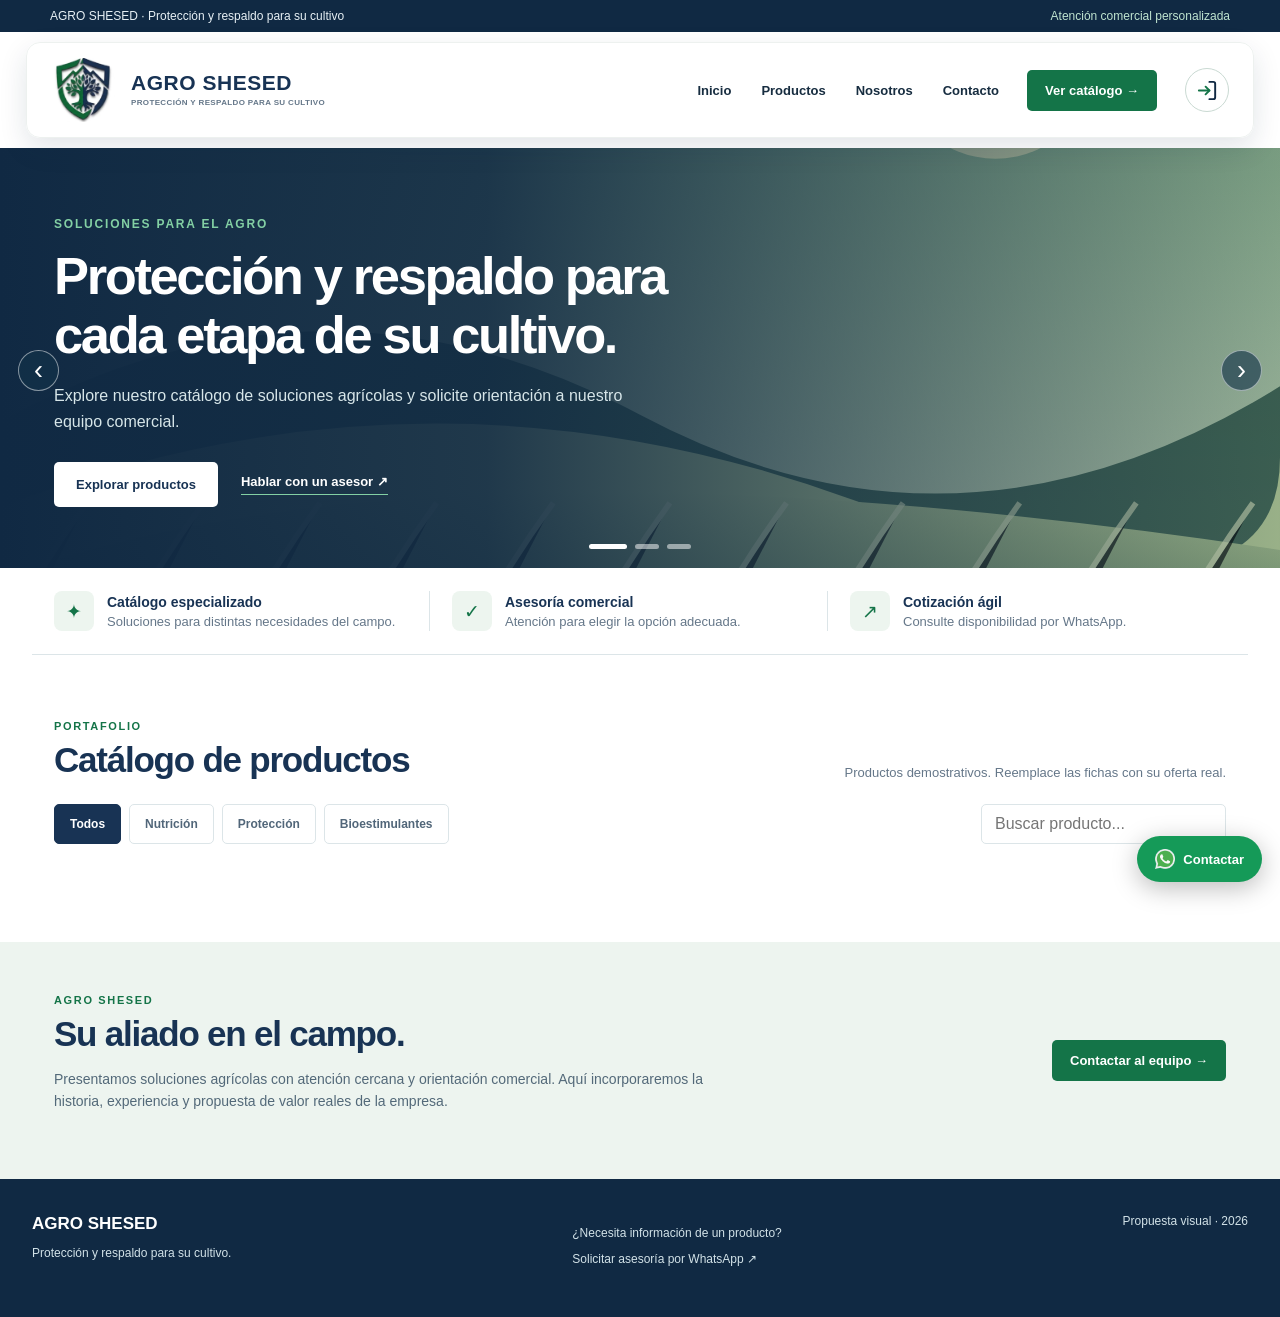
<file: index.html>
<!doctype html>
<html lang="es">
<head>
<meta charset="utf-8">
<meta name="viewport" content="width=device-width,initial-scale=1">
<title>AGRO SHESED | Catálogo agrícola</title>
<link rel="icon" type="image/svg+xml" href="assets/favicon.svg">
<link rel="stylesheet" href="styles.css">
<link rel="stylesheet" href="logo.css">
</head>
<body>
<div class="site-loader" id="siteLoader" role="status" aria-live="polite" aria-label="Cargando sitio">
<div class="loader-brand">
<span class="loader-logo-frame"><img src="assets/logo-original.png" alt=""></span>
<div class="loader-name">AGRO <span>SHESED</span></div>
<p>PROTECCIÓN Y RESPALDO PARA SU CULTIVO</p>
<div class="loader-progress" aria-hidden="true"><span></span></div>
<small>CARGANDO</small>
</div>
</div>
<div class="topline">
<span>AGRO SHESED · Protección y respaldo para su cultivo</span>
<span>Atención comercial personalizada</span>
</div>
<header class="header">
<a class="logo" href="#inicio">
<span class="logo-frame">
<img src="assets/logo-original.png" alt="Logo AGRO SHESED">
</span>
<div>
<div class="wordmark">AGRO SHESED</div>
<small>PROTECCIÓN Y RESPALDO PARA SU CULTIVO</small>
</div>
</a>
<nav class="nav">
<a href="#inicio">Inicio</a>
<a href="#catalogo">Productos</a>
<a href="#empresa">Nosotros</a>
<a href="#contacto">Contacto</a>
</nav>
<a class="header-cta" href="#catalogo">Ver catálogo →</a>
</header>
<main id="inicio">
<section class="hero slider" aria-label="Presentación de AGRO SHESED">
<div class="slides">
<article class="slide active" aria-hidden="false">
<div class="slide-image" style="background-image:linear-gradient(90deg,#102943 0%,#102943e8 38%,#10294335 100%),url(assets/banner-1.svg)">
</div>
<div class="slide-content">
<div class="kicker">Soluciones para el agro</div>
<h1>Protección y respaldo para cada etapa de su cultivo.</h1>
<p>Explore nuestro catálogo de soluciones agrícolas y solicite orientación a nuestro equipo comercial.</p>
<div class="hero-actions">
<a href="#catalogo" class="button">Explorar productos</a>
<a href="#contacto">Hablar con un asesor ↗</a>
</div>
</div>
</article>
<article class="slide" aria-hidden="true">
<div class="slide-image" style="background-image:linear-gradient(90deg,#102943 0%,#102943df 38%,#10294329 100%),url(assets/banner-2.svg)">
</div>
<div class="slide-content">
<div class="kicker">Asesoría especializada</div>
<h1>Soluciones para proteger el potencial de su campo.</h1>
<p>Conozca nuestras categorías y consulte los productos que mejor se adapten a sus necesidades.</p>
<div class="hero-actions">
<a href="#catalogo" class="button">Ver categorías</a>
<a href="#contacto">Solicitar asesoría ↗</a>
</div>
</div>
</article>
<article class="slide" aria-hidden="true">
<div class="slide-image" style="background-image:linear-gradient(90deg,#102943 0%,#102943e0 38%,#10294325 100%),url(assets/banner-3.svg)">
</div>
<div class="slide-content">
<div class="kicker">Agro Shesed</div>
<h1>Nutrición y cuidado con enfoque en resultados.</h1>
<p>Revise el portafolio y solicite una cotización personalizada de los productos de su interés.</p>
<div class="hero-actions">
<a href="#catalogo" class="button">Consultar productos</a>
<a href="#contacto">Contactar al equipo ↗</a>
</div>
</div>
</article>
</div>
<button class="slide-arrow prev" aria-label="Diapositiva anterior">‹</button>
<button class="slide-arrow next" aria-label="Diapositiva siguiente">›</button>
<div class="slide-dots" aria-label="Elegir diapositiva">
<button class="dot active" aria-label="Ver diapositiva 1" aria-current="true">
</button>
<button class="dot" aria-label="Ver diapositiva 2">
</button>
<button class="dot" aria-label="Ver diapositiva 3">
</button>
</div>
</section>
<section class="stat-strip">
<div class="stat">
<div class="icon">✦</div>
<div>
<b>Catálogo especializado</b>Soluciones para distintas necesidades del campo.</div>
</div>
<div class="stat">
<div class="icon">✓</div>
<div>
<b>Asesoría comercial</b>Atención para elegir la opción adecuada.</div>
</div>
<div class="stat">
<div class="icon">↗</div>
<div>
<b>Cotización ágil</b>Consulte disponibilidad por WhatsApp.</div>
</div>
</section>
<section class="container" id="catalogo">
<div class="heading">
<div>
<div class="eyebrow">Portafolio</div>
<h2>Catálogo de productos</h2>
</div>
<p>Productos demostrativos. Reemplace las fichas con su oferta real.</p>
</div>
<div class="toolbar">
<div class="filters" role="group" aria-label="Categorías">
<button class="filter active" data-category="Todos">Todos</button>
<button class="filter" data-category="Nutrición">Nutrición</button>
<button class="filter" data-category="Protección">Protección</button>
<button class="filter" data-category="Bioestimulantes">Bioestimulantes</button>
</div>
<input type="search" id="search" placeholder="Buscar producto..." aria-label="Buscar producto">
</div>
<div class="grid" id="grid">
</div>
<div class="empty" id="empty">No se encontraron productos.</div>
</section>
<section class="about" id="empresa">
<div class="about-inner">
<div>
<div class="eyebrow">AGRO SHESED</div>
<h2>Su aliado en el campo.</h2>
<p>Presentamos soluciones agrícolas con atención cercana y orientación comercial. Aquí incorporaremos la historia, experiencia y propuesta de valor reales de la empresa.</p>
</div>
<a class="button" href="#contacto">Contactar al equipo →</a>
</div>
</section>
</main>
<footer class="footer" id="contacto">
<div>
<strong>AGRO SHESED</strong>
<p>Protección y respaldo para su cultivo.</p>
</div>
<div>
<p>¿Necesita información de un producto?</p>
<a id="contactLink" href="#">Solicitar asesoría por WhatsApp ↗</a>
</div>
<span>Propuesta visual · 2026</span>
</footer>
<a class="floating" id="floating" href="#">
<img class="whatsapp-icon" src="assets/whatsapp-icon.png" alt="">Contactar</a>
<script src="app.js" defer>
</script>
</body>
</html>
</file>
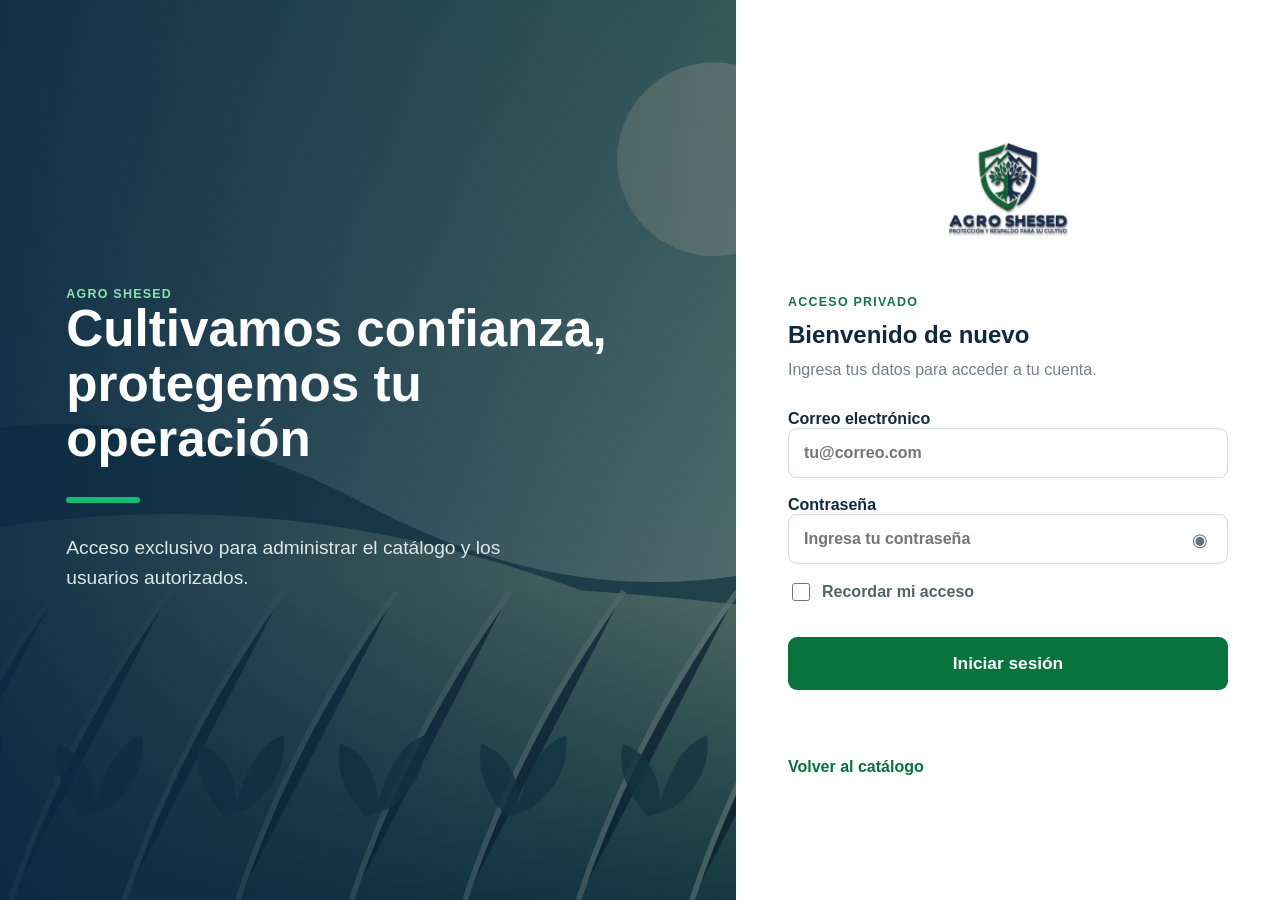
<file: login.html>
<!doctype html><html lang="es"><meta charset="utf-8"><meta name="viewport" content="width=device-width,initial-scale=1"><title>Ingresar | AGRO SHESED</title><style>*{box-sizing:border-box}body{margin:0;min-height:100vh;font-family:Arial,sans-serif;color:#102943}.app{min-height:100vh;display:grid;grid-template-columns:1.15fr .85fr}.hero{display:flex;align-items:center;padding:9%;background:linear-gradient(90deg,#092843ef,#0928439e),url('/assets/banner-1.svg') center/cover;color:#fff}.hero h1{max-width:650px;margin:0;font-size:clamp(2.4rem,4vw,4.4rem);line-height:1.08}.line{width:74px;height:6px;border-radius:8px;background:#16bd70;margin:30px 0}.hero p{max-width:470px;color:#dce8e6;font-size:1.2rem;line-height:1.6}.panel{display:grid;place-items:center;padding:44px;background:#fff}.card{width:min(100%,440px)}.logo{display:block;width:min(240px,62%);margin:0 auto 44px}.eyebrow{color:#147448;font-weight:700;letter-spacing:.1em;text-transform:uppercase;font-size:.78rem}.card h2{margin:12px 0}.sub{margin:0 0 31px;color:#72808d}label{display:block;font-weight:700;margin:18px 0 7px}input{width:100%;padding:15px;border:1px solid #d1dbe2;border-radius:9px;font:inherit}.password{position:relative}.password input{padding-right:52px}.eye{position:absolute;right:10px;top:8px;width:36px;height:36px;border:0;background:transparent;color:#617184;cursor:pointer;font-size:18px}.remember{display:flex;align-items:center;gap:9px;margin-top:16px;font-weight:600;color:#52656c}.remember input{width:18px;height:18px;padding:0;accent-color:#08733d}.button{width:100%;margin-top:26px;padding:16px;border:0;border-radius:9px;background:#08733d;color:#fff;font-size:1.08rem;font-weight:700;cursor:pointer}.msg{min-height:23px;margin:15px 0 0}.error{color:#b42318}.back{display:block;margin-top:30px;color:#08733d;font-weight:700;text-decoration:none}@media(max-width:800px){.app{grid-template-columns:1fr}.hero{min-height:310px;padding:44px 9%}.hero h1{font-size:2.35rem}.panel{padding:42px 26px}.logo{margin-bottom:28px}}</style><main class="app"><section class="hero"><div><div class="eyebrow" style="color:#8fe0b4">AGRO SHESED</div><h1>Cultivamos confianza, protegemos tu operación</h1><div class="line"></div><p>Acceso exclusivo para administrar el catálogo y los usuarios autorizados.</p></div></section><section class="panel"><div class="card"><img class="logo" src="/assets/logo-original.png" alt="AGRO SHESED"><div class="eyebrow">Acceso privado</div><h2>Bienvenido de nuevo</h2><p class="sub">Ingresa tus datos para acceder a tu cuenta.</p><form id="f"><label>Correo electrónico<input name="email" type="email" placeholder="tu@correo.com" required autocomplete="email"></label><label>Contraseña<div class="password"><input id="password" name="password" type="password" placeholder="Ingresa tu contraseña" required autocomplete="current-password"><button id="toggle" class="eye" type="button" aria-label="Mostrar contraseña">◉</button></div></label><label class="remember"><input id="remember" type="checkbox"> Recordar mi acceso</label><button class="button">Iniciar sesión</button></form><p id="m" class="msg" aria-live="polite"></p><a class="back" href="/">Volver al catálogo</a></div></section></main><script type="module">import{createClient}from'https://esm.sh/@supabase/supabase-js@2';const s=createClient('https://bqtxznjiumensgcnfbnz.supabase.co','sb_publishable_OTSy6t8duo3u6rFWqep1aA_VPCCYBnY'),q=x=>document.querySelector(x),msg=(x,c='')=>{q('#m').textContent=x;q('#m').className='msg '+c};const saved=localStorage.getItem('agro-remember-email');if(saved){q('[name=email]').value=saved;q('#remember').checked=true}q('#toggle').onclick=()=>{const p=q('#password'),show=p.type==='password';p.type=show?'text':'password';q('#toggle').textContent=show?'◉':'○'};q('#f').onsubmit=async e=>{e.preventDefault();const d=new FormData(e.target),{error}=await s.auth.signInWithPassword({email:d.get('email'),password:d.get('password')});if(error)return msg(error.message,'error');if(q('#remember').checked)localStorage.setItem('agro-remember-email',d.get('email'));else localStorage.removeItem('agro-remember-email');location.replace('/platform')}</script></html>
</file>
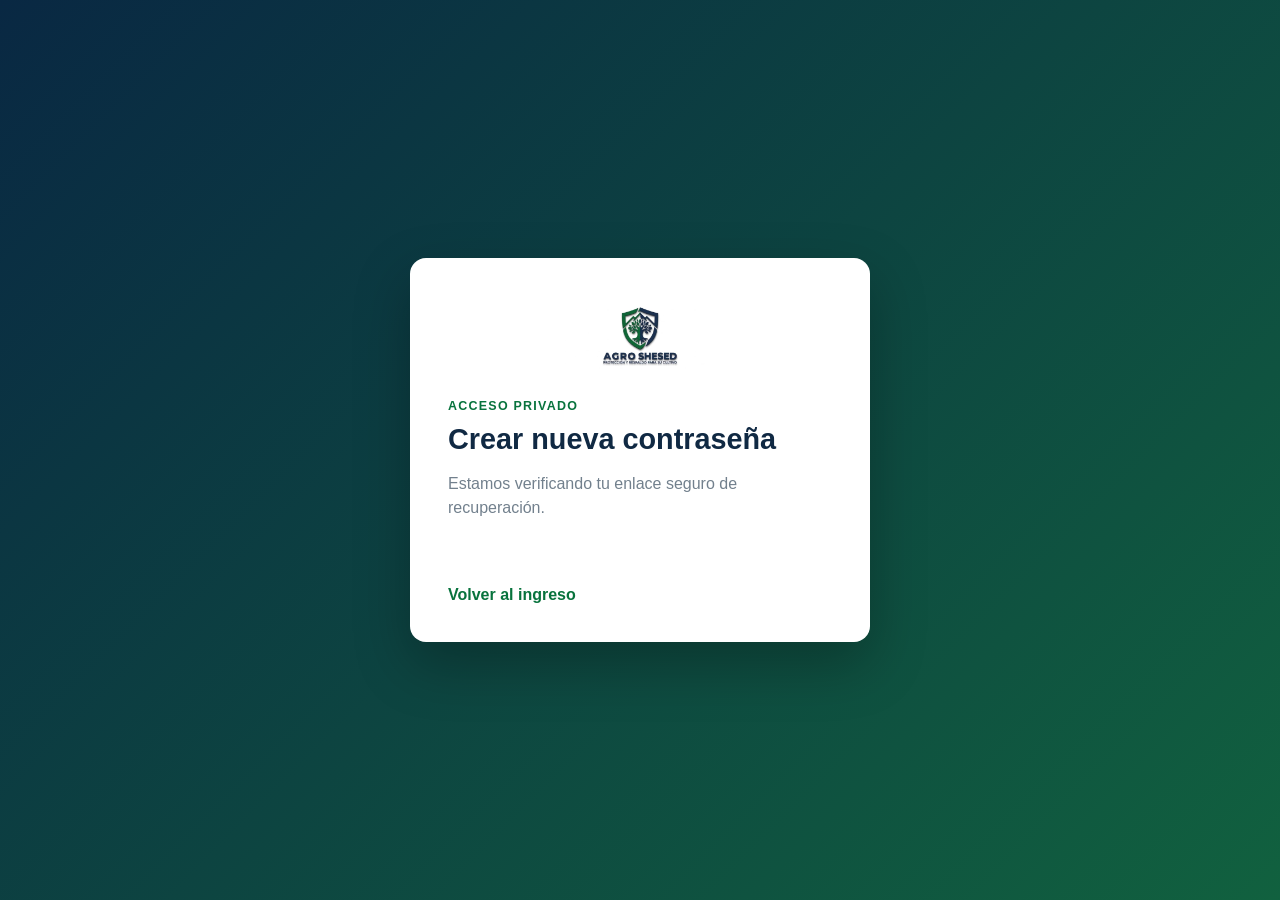
<file: reset-password.html>
<!doctype html>
<html lang="es">
<head>
<meta charset="utf-8">
<meta name="viewport" content="width=device-width,initial-scale=1">
<title>Restablecer contraseña | AGRO SHESED</title>
<style>
:root{--navy:#102943;--green:#08733d;--muted:#72808d}*{box-sizing:border-box}body{margin:0;min-height:100vh;font-family:Arial,sans-serif;background:linear-gradient(135deg,#092843,#11613f);display:grid;place-items:center;padding:24px;color:var(--navy)}main{width:min(100%,460px);background:#fff;border-radius:16px;padding:38px;box-shadow:0 22px 55px #0004}.logo{display:block;width:150px;margin:0 auto 24px}.eyebrow{color:var(--green);font-weight:700;font-size:.78rem;letter-spacing:.1em;text-transform:uppercase}h1{margin:10px 0;font-size:1.8rem}p{color:var(--muted);line-height:1.55}label{display:block;font-weight:700;margin:22px 0 8px}input{width:100%;padding:14px;border:1px solid #d1dbe2;border-radius:9px;font:inherit}.button{width:100%;margin-top:22px;padding:15px;border:0;border-radius:9px;background:var(--green);color:#fff;font-size:1rem;font-weight:700;cursor:pointer}.button:disabled{opacity:.6;cursor:wait}.msg{min-height:24px;margin:16px 0 0}.error{color:#b42318}.success{color:#08733d}.back{display:block;margin-top:25px;color:var(--green);font-weight:700;text-decoration:none}
</style>
</head>
<body>
<main>
<img class="logo" src="/assets/logo-original.png" alt="AGRO SHESED">
<div class="eyebrow">Acceso privado</div>
<h1>Crear nueva contraseña</h1>
<p id="intro">Estamos verificando tu enlace seguro de recuperación.</p>
<form id="reset" hidden>
<label>Nueva contraseña<input id="password" type="password" minlength="8" autocomplete="new-password" required></label>
<label>Confirmar contraseña<input id="confirm" type="password" minlength="8" autocomplete="new-password" required></label>
<button class="button">Guardar nueva contraseña</button>
</form>
<p id="msg" class="msg" aria-live="polite"></p>
<a class="back" href="/login">Volver al ingreso</a>
</main>
<script type="module">
import{createClient}from'https://esm.sh/@supabase/supabase-js@2';
const s=createClient('https://bqtxznjiumensgcnfbnz.supabase.co','sb_publishable_OTSy6t8duo3u6rFWqep1aA_VPCCYBnY');
const q=x=>document.querySelector(x),msg=(x,c='')=>{q('#msg').textContent=x;q('#msg').className='msg '+c};
let recovery=false;
function ready(){recovery=true;q('#intro').textContent='Define una nueva contraseña de al menos 8 caracteres.';q('#reset').hidden=false}
s.auth.onAuthStateChange((event)=>{if(event==='PASSWORD_RECOVERY')ready()});
setTimeout(async()=>{const{data:{session}}=await s.auth.getSession();if(!recovery&&session&&location.hash.includes('type=recovery'))ready();if(!recovery)q('#intro').textContent='El enlace no es válido o venció. Solicita uno nuevo desde el administrador.'},900);
q('#reset').onsubmit=async e=>{e.preventDefault();if(!recovery)return;const password=q('#password').value;if(password!==q('#confirm').value)return msg('Las contraseñas no coinciden.','error');const b=e.target.querySelector('button');b.disabled=true;const{error}=await s.auth.updateUser({password});b.disabled=false;if(error)return msg(error.message,'error');msg('Contraseña actualizada. Serás redirigido al ingreso.','success');setTimeout(()=>location.replace('/login'),1400)};
</script>
</body>
</html>
</file>
<file: styles.css>
:root{--navy:#183354;--deep:#102943;--green:#147448;--pale:#edf5ef;--ink:#172d40;--muted:#657789;--line:#dce5e8}*{box-sizing:border-box}html{scroll-behavior:smooth}body{margin:0;background:#fff;color:var(--ink);font-family:Arial,Helvetica,sans-serif}a{text-decoration:none;color:inherit}button,input{font:inherit}.topline{background:var(--deep);color:#e7f0f5;font-size:12px;padding:9px max(22px,calc((100vw - 1216px)/2));display:flex;justify-content:space-between}.topline span:last-child{color:#bfe4d0}.header{max-width:1260px;margin:auto;padding:13px 22px;display:flex;align-items:center;gap:32px}.logo{display:flex;align-items:center;gap:12px;min-width:245px}.logo img{width:65px;height:65px;object-fit:cover;object-position:center;clip-path:inset(8% 23% 14% 23%)}.logo .wordmark{font-size:20px;font-weight:900;letter-spacing:.04em;color:var(--navy)}.logo small{display:block;font-size:9px;letter-spacing:.02em;font-weight:700;color:var(--muted);margin-top:3px}.nav{display:flex;align-items:center;gap:28px;margin-left:auto;font-size:13px;font-weight:700}.nav a:hover{color:var(--green)}.header-cta,.button{border:0;background:var(--green);color:white;padding:13px 18px;border-radius:5px;font-weight:700;font-size:13px;display:inline-block;cursor:pointer}.header-cta:hover,.button:hover{background:#0b5b39}.hero{background:linear-gradient(100deg,#112e49 0%,#183b56 61%,#146345 100%);color:white;overflow:hidden}.hero-inner{max-width:1216px;margin:auto;min-height:390px;padding:62px 22px;display:grid;grid-template-columns:1.2fr .8fr;align-items:center;gap:35px}.kicker{color:#83d0a4;font-size:12px;font-weight:800;letter-spacing:.15em;text-transform:uppercase}.hero h1{font-size:clamp(36px,4.2vw,59px);line-height:1.12;letter-spacing:-.045em;margin:16px 0 18px;max-width:670px}.hero p{line-height:1.65;color:#d7e6e9;max-width:570px;margin:0 0 27px;font-size:16px}.hero-actions{display:flex;align-items:center;gap:23px}.hero-actions .button{background:#fff;color:var(--navy);padding:15px 22px}.hero-actions .button:hover{background:#e8f6ec}.hero-actions a:last-child{font-size:13px;font-weight:700;border-bottom:1px solid #83d0a4;padding-bottom:5px}.hero-graphic{height:295px;position:relative;display:grid;place-items:center}.hero-graphic:before{content:"";width:315px;height:315px;border:1px solid #ffffff32;border-radius:50%;position:absolute;box-shadow:0 0 0 40px #ffffff08,0 0 0 80px #ffffff07}.shield{position:relative;width:220px;height:245px;background:#f5faf7;border:8px solid #85baa0;clip-path:polygon(50% 0,94% 18%,89% 67%,50% 100%,11% 67%,6% 18%);display:grid;place-items:center;box-shadow:0 20px 40px #0004}.shield img{width:260px;max-width:none;transform:translateY(-10px);clip-path:inset(10% 26% 43% 26%)}.stat-strip{max-width:1216px;margin:auto;padding:22px;display:grid;grid-template-columns:repeat(3,1fr);gap:22px;border-bottom:1px solid var(--line)}.stat{border-right:1px solid var(--line);padding-right:20px;display:flex;gap:13px;align-items:center;font-size:13px;color:var(--muted)}.stat:last-child{border:0}.stat b{display:block;color:var(--navy);font-size:14px;margin-bottom:4px}.stat .icon{background:var(--pale);color:var(--green);width:40px;height:40px;border-radius:8px;display:grid;place-items:center;font-size:19px;flex:none}.container{max-width:1216px;margin:auto;padding:67px 22px}.heading{display:flex;justify-content:space-between;gap:25px;align-items:end;margin-bottom:27px}.eyebrow{text-transform:uppercase;letter-spacing:.15em;color:var(--green);font-size:11px;font-weight:900}.heading h2,.about h2{margin:8px 0 0;font-size:35px;letter-spacing:-.035em;color:var(--navy)}.heading p{margin:0;color:var(--muted);font-size:13px}.toolbar{display:flex;gap:12px;justify-content:space-between;flex-wrap:wrap;margin-bottom:23px}.filters{display:flex;flex-wrap:wrap;gap:8px}.filter{background:#fff;border:1px solid var(--line);border-radius:5px;padding:10px 15px;color:#516679;cursor:pointer;font-size:12px;font-weight:700}.filter.active{background:var(--navy);border-color:var(--navy);color:#fff}input{padding:10px 13px;border:1px solid var(--line);border-radius:5px;min-width:245px;outline:none}input:focus{border-color:var(--green)}.grid{display:grid;grid-template-columns:repeat(3,1fr);gap:21px}.card{border:1px solid var(--line);border-radius:9px;overflow:hidden;background:#fff;transition:box-shadow .2s,transform .2s}.card:hover{box-shadow:0 12px 30px #11314d16;transform:translateY(-3px)}.visual{height:205px;background:linear-gradient(145deg,#eef4f0,#e1eae5);position:relative;display:grid;place-items:center}.visual:after{content:"";position:absolute;width:120px;height:18px;border-radius:50%;background:#59746b33;bottom:22px;filter:blur(9px)}.tag{position:absolute;left:14px;top:14px;background:white;color:var(--green);font-size:10px;font-weight:800;padding:8px 10px;border-radius:3px;z-index:2}.product-art{z-index:1;width:110px;height:138px;background:linear-gradient(100deg,#fdfdf9,#e6e5d9);border:1px solid #d3d7cc;box-shadow:8px 12px 16px #1a403627;position:relative;border-radius:7px 7px 14px 14px;display:flex;justify-content:center;align-items:center;text-align:center;padding:15px;color:var(--navy);font-weight:900;font-size:15px}.product-art:before{content:"";position:absolute;top:-12px;width:58px;height:15px;background:var(--navy);border-radius:4px 4px 0 0}.product-art small{display:block;color:var(--green);font-size:9px;margin-top:8px;letter-spacing:.08em}.card:nth-child(2) .product-art,.card:nth-child(5) .product-art{background:linear-gradient(110deg,#eaf3ec,#d7e7da)}.card:nth-child(3) .product-art,.card:nth-child(6) .product-art{width:130px;height:108px;border-radius:5px;background:linear-gradient(135deg,#f1eee6,#e5ddc9)}.card:nth-child(3) .product-art:before,.card:nth-child(6) .product-art:before{display:none}.card-body{padding:19px}.category{font-size:10px;font-weight:900;letter-spacing:.12em;color:var(--green);text-transform:uppercase}.card h3{font-size:17px;color:var(--navy);margin:8px 0}.desc{font-size:12px;color:var(--muted);line-height:1.55;min-height:38px;margin:0 0 19px}.card-bottom{display:flex;justify-content:space-between;align-items:center;border-top:1px solid var(--line);padding-top:14px;gap:10px}.quote{font-size:12px;color:var(--muted)}.consult{background:#eaf5ed;border:0;color:var(--green);border-radius:4px;padding:10px 12px;font-size:12px;font-weight:800;cursor:pointer}.consult:hover{background:var(--green);color:white}.empty{display:none;color:var(--muted);padding:20px}.about{background:#edf4ef}.about-inner{max-width:1216px;margin:auto;padding:52px 22px;display:flex;justify-content:space-between;align-items:center;gap:40px}.about p{color:#536979;line-height:1.6;max-width:700px;font-size:14px}.footer{background:var(--deep);color:#d2e2e8;padding:35px max(22px,calc((100vw - 1216px)/2));display:flex;justify-content:space-between;gap:30px;font-size:12px}.footer strong{color:white;font-size:17px}.floating{position:fixed;right:22px;bottom:22px;background:#159a58;color:white;border-radius:40px;padding:13px 18px;box-shadow:0 6px 26px #0004;font-size:13px;font-weight:800;z-index:5;display:flex;align-items:center;gap:8px}.whatsapp-icon{width:20px;height:20px;object-fit:contain;flex:none}@media(max-width:850px){.nav{display:none}.grid{grid-template-columns:repeat(2,1fr)}.hero-inner{grid-template-columns:1fr}.hero-graphic{display:none}.hero-inner{min-height:360px}.about-inner{display:block}.about .button{margin-top:12px}}@media(max-width:600px){.topline span:last-child{display:none}.header{padding:8px 15px}.logo{min-width:0;gap:0}.logo img{width:54px;height:54px}.logo .wordmark{font-size:15px}.logo small{font-size:7px}.header-cta{margin-left:auto;font-size:11px;padding:10px}.hero-inner{padding:50px 20px}.hero h1{font-size:36px}.stat-strip{grid-template-columns:1fr;gap:13px}.stat{border-right:0}.container{padding:45px 15px}.heading{display:block}.heading h2{font-size:29px}.heading p{margin-top:10px}.toolbar input{width:100%}.grid{grid-template-columns:1fr}.about-inner{padding:45px 20px}.footer{display:block}.footer span{display:block;margin-top:10px}}
.slider{position:relative;background:#102943}.slides{position:relative;height:420px}.slide{position:absolute;inset:0;opacity:0;visibility:hidden;transition:opacity .55s ease,visibility .55s;overflow:hidden}.slide.active{opacity:1;visibility:visible}.slide-image{position:absolute;inset:0;background-size:cover;background-position:center}.slide-content{position:relative;max-width:1216px;margin:auto;padding:67px 92px 68px 22px;z-index:1}.slide-content h1{font-size:clamp(36px,4.1vw,58px);line-height:1.12;letter-spacing:-.045em;margin:16px 0 18px;max-width:675px}.slide-content p{line-height:1.65;color:#d7e6e9;max-width:590px;margin:0 0 27px;font-size:16px}.slide-arrow{position:absolute;z-index:4;top:48%;width:41px;height:41px;border-radius:50%;border:1px solid #ffffff80;color:#fff;background:#1232499e;font-size:27px;line-height:25px;cursor:pointer}.slide-arrow:hover{background:#147448}.slide-arrow.prev{left:18px}.slide-arrow.next{right:18px}.slide-dots{position:absolute;z-index:4;bottom:19px;left:50%;transform:translateX(-50%);display:flex;gap:8px}.dot{width:24px;height:5px;border:0;border-radius:5px;background:#ffffff82;cursor:pointer}.dot.active{background:#fff;width:38px}@media(max-width:650px){.slides{height:480px}.slide-image{background-position:60% center}.slide-content{padding:58px 55px 65px 24px}.slide-content h1{font-size:34px}.slide-content p{font-size:14px}.slide-arrow{width:31px;height:31px;font-size:22px;top:auto;bottom:17px}.slide-arrow.prev{left:15px}.slide-arrow.next{right:15px}.slide-dots{bottom:29px}}

/* Refined layout */
.topline{padding-left:max(24px,calc((100vw - 1180px)/2));padding-right:max(24px,calc((100vw - 1180px)/2))}
.header{max-width:1228px;min-height:96px;padding:12px 24px;gap:28px}.logo{gap:16px;min-width:310px}.logo-frame{width:64px;height:68px;flex:none;position:relative;overflow:hidden;display:block}.logo-frame img{position:absolute;width:162px;height:auto;max-width:none;left:50%;top:-5px;transform:translateX(-50%);clip-path:none}.logo .wordmark{font-size:21px;letter-spacing:.02em;line-height:1.05}.logo small{font-size:8px;letter-spacing:.04em;line-height:1.2;white-space:nowrap}.nav{gap:30px}.hero .slide-content{padding-top:69px;padding-bottom:65px}.slide-content h1{max-width:680px}.stat-strip{padding:23px 22px}.container{padding-top:65px;padding-bottom:75px}.heading{margin-bottom:24px}.grid{align-items:stretch}.card{display:flex;flex-direction:column}.card-body{display:flex;flex-direction:column;flex:1}.desc{min-height:0;flex:1}.card-bottom{margin-top:10px}.about-inner{min-height:230px}.footer{padding-bottom:45px}.floating{bottom:18px;right:18px}
@media(max-width:980px){.header{gap:16px}.logo{min-width:260px}.nav{gap:15px}.logo .wordmark{font-size:18px}.logo small{font-size:7px}}
</file>
<file: logo.css>
.logo-frame{width:64px;height:64px;position:relative;display:block;overflow:hidden;flex:none}
.logo-frame img{position:absolute!important;width:220px!important;height:auto!important;max-width:none!important;left:-78px!important;top:-17px!important;transform:none!important;clip-path:none!important;object-fit:initial!important;filter:drop-shadow(0 3px 4px rgba(16,41,67,.16))}
.logo{gap:16px;min-width:310px}.logo .wordmark{font-size:21px;line-height:1.05;letter-spacing:.025em}.logo small{font-size:8px;letter-spacing:.045em;line-height:1.25;white-space:nowrap}
@media(max-width:650px){.logo-frame{width:48px;height:52px}.logo-frame img{width:178px!important;left:-63px!important;top:-13px!important}.logo{gap:8px;min-width:0}.logo .wordmark{font-size:15px}.logo small{font-size:6px;white-space:normal;max-width:142px}}
.header{position:sticky;top:12px;z-index:40;margin:10px auto;background:rgba(255,255,255,.96);border:1px solid #edf1ef;border-radius:14px;box-shadow:0 10px 28px rgba(16,41,67,.12);backdrop-filter:blur(12px)}
@media(max-width:650px){.header{top:6px;margin:6px auto;border-radius:10px;box-shadow:0 7px 18px rgba(16,41,67,.1)}}

/* Entrada inicial: breve, sin bloquear la navegación ni sobrecargar la página. */
.site-loader{position:fixed;inset:0;z-index:100;display:grid;place-items:center;background:linear-gradient(135deg,#fff 0%,#f5f8f4 100%);color:#102943;transition:opacity .5s ease,visibility .5s ease}
.site-loader::before{content:"";position:absolute;width:min(70vw,760px);height:min(70vw,760px);border-radius:50%;border:1px solid rgba(20,80,45,.09);box-shadow:0 0 0 42px rgba(20,80,45,.025),0 0 0 84px rgba(20,80,45,.018)}
.loader-brand{position:relative;z-index:1;display:flex;flex-direction:column;align-items:center;text-align:center}.loader-logo-frame{width:118px;height:118px;overflow:hidden;position:relative;display:block;margin-bottom:18px;animation:loaderMark .72s cubic-bezier(.2,.8,.2,1) both}.loader-logo-frame img{position:absolute;width:405px;height:auto;max-width:none;left:-143px;top:-31px;filter:drop-shadow(0 8px 10px rgba(16,41,67,.12))}.loader-name{font-size:31px;font-weight:800;letter-spacing:.025em;animation:loaderRise .55s .28s both}.loader-name span{color:#14502d}.loader-brand p{margin:7px 0 29px;font-size:8px;font-weight:700;letter-spacing:.13em;color:#557060;animation:loaderRise .55s .4s both}.loader-progress{width:205px;height:6px;border-radius:99px;background:#e3e9e4;overflow:hidden;animation:loaderRise .45s .53s both}.loader-progress span{display:block;width:0;height:100%;border-radius:inherit;background:linear-gradient(90deg,#14502d,#2f8450);animation:loaderProgress .8s .65s cubic-bezier(.2,.8,.2,1) forwards}.loader-brand small{margin-top:14px;font-size:9px;letter-spacing:.18em;color:#72817a;animation:loaderRise .45s .67s both}.site-ready .site-loader{opacity:0;visibility:hidden;pointer-events:none}.site-ready .topline,.site-ready .header,.site-ready .hero{animation:pageSettle .65s .04s both}@keyframes loaderMark{from{opacity:0;transform:scale(.7) rotate(-8deg)}to{opacity:1;transform:scale(1) rotate(0)}}@keyframes loaderRise{from{opacity:0;transform:translateY(12px)}to{opacity:1;transform:translateY(0)}}@keyframes loaderProgress{to{width:100%}}@keyframes pageSettle{from{opacity:0;transform:translateY(12px)}to{opacity:1;transform:translateY(0)}}@media(prefers-reduced-motion:reduce){.site-loader,.site-loader *{animation:none!important}.site-ready .topline,.site-ready .header,.site-ready .hero{animation:none}.site-loader{display:none}}
</file>
